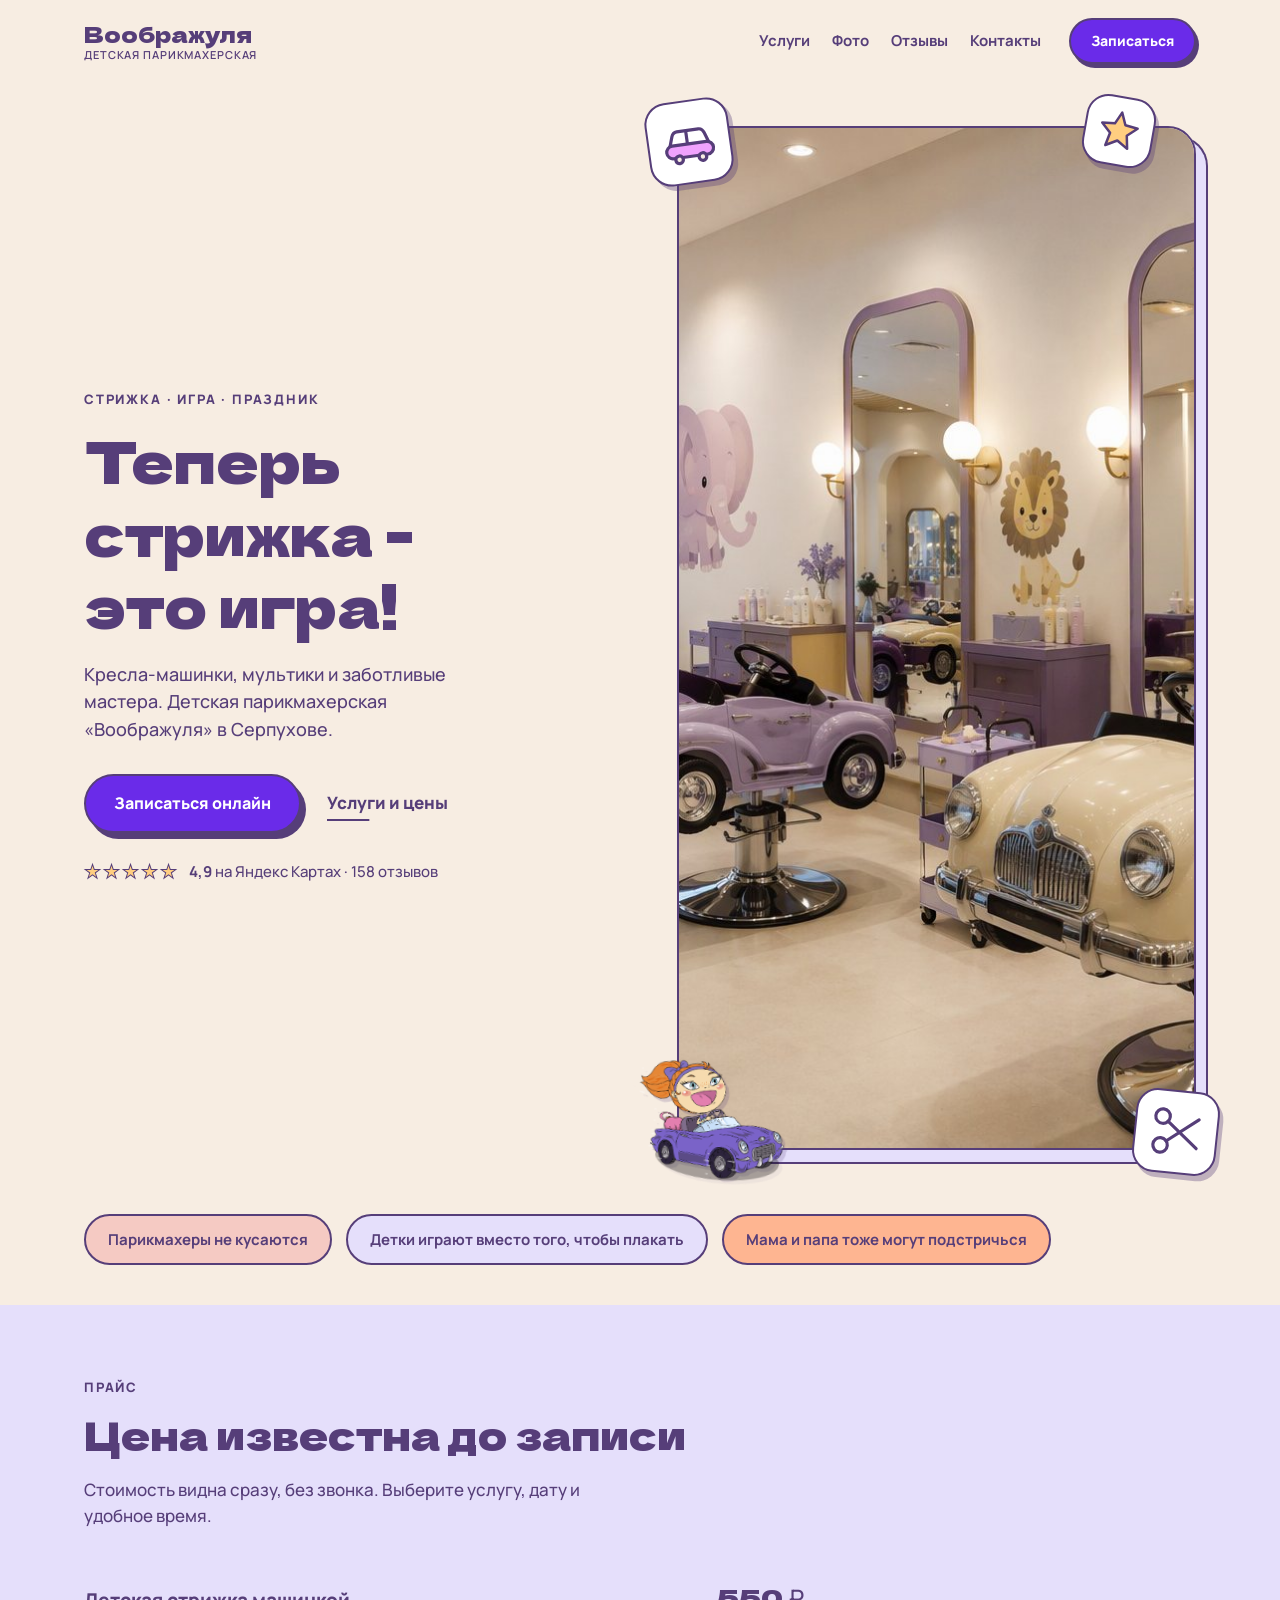
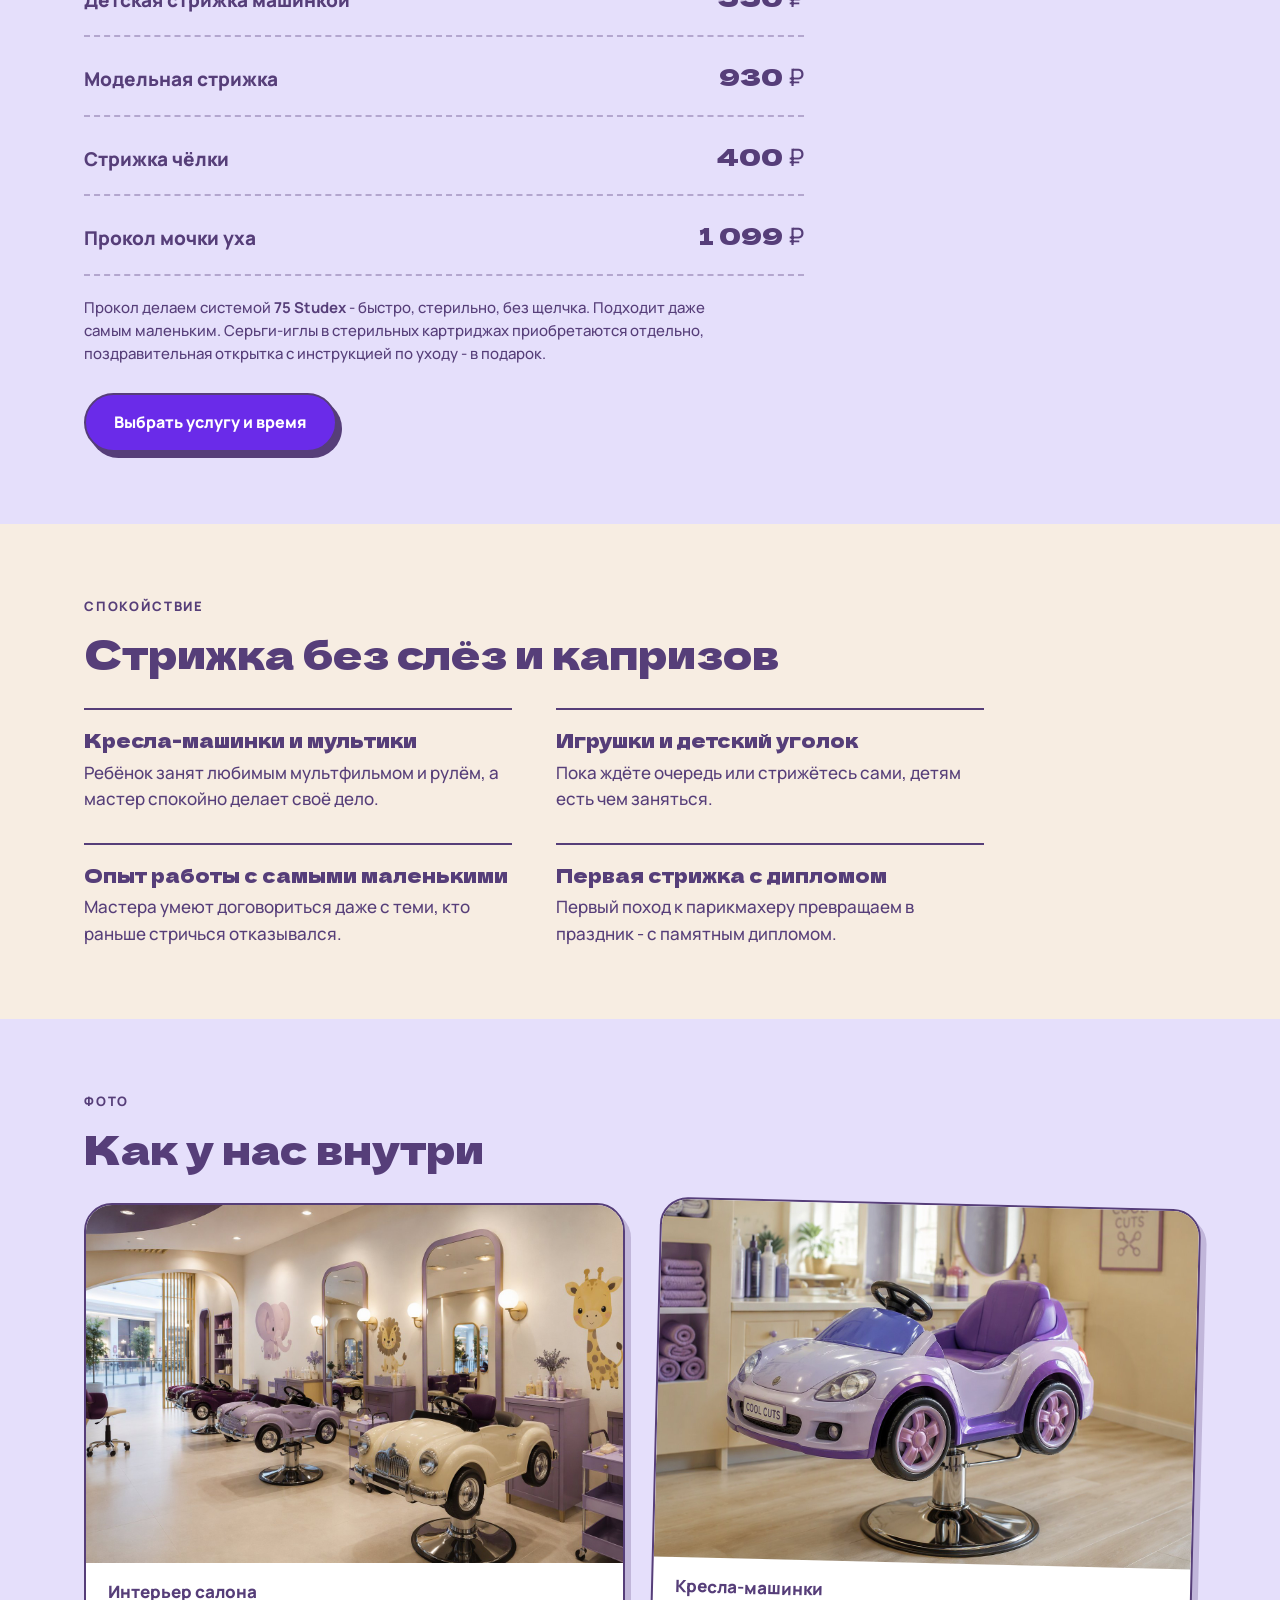
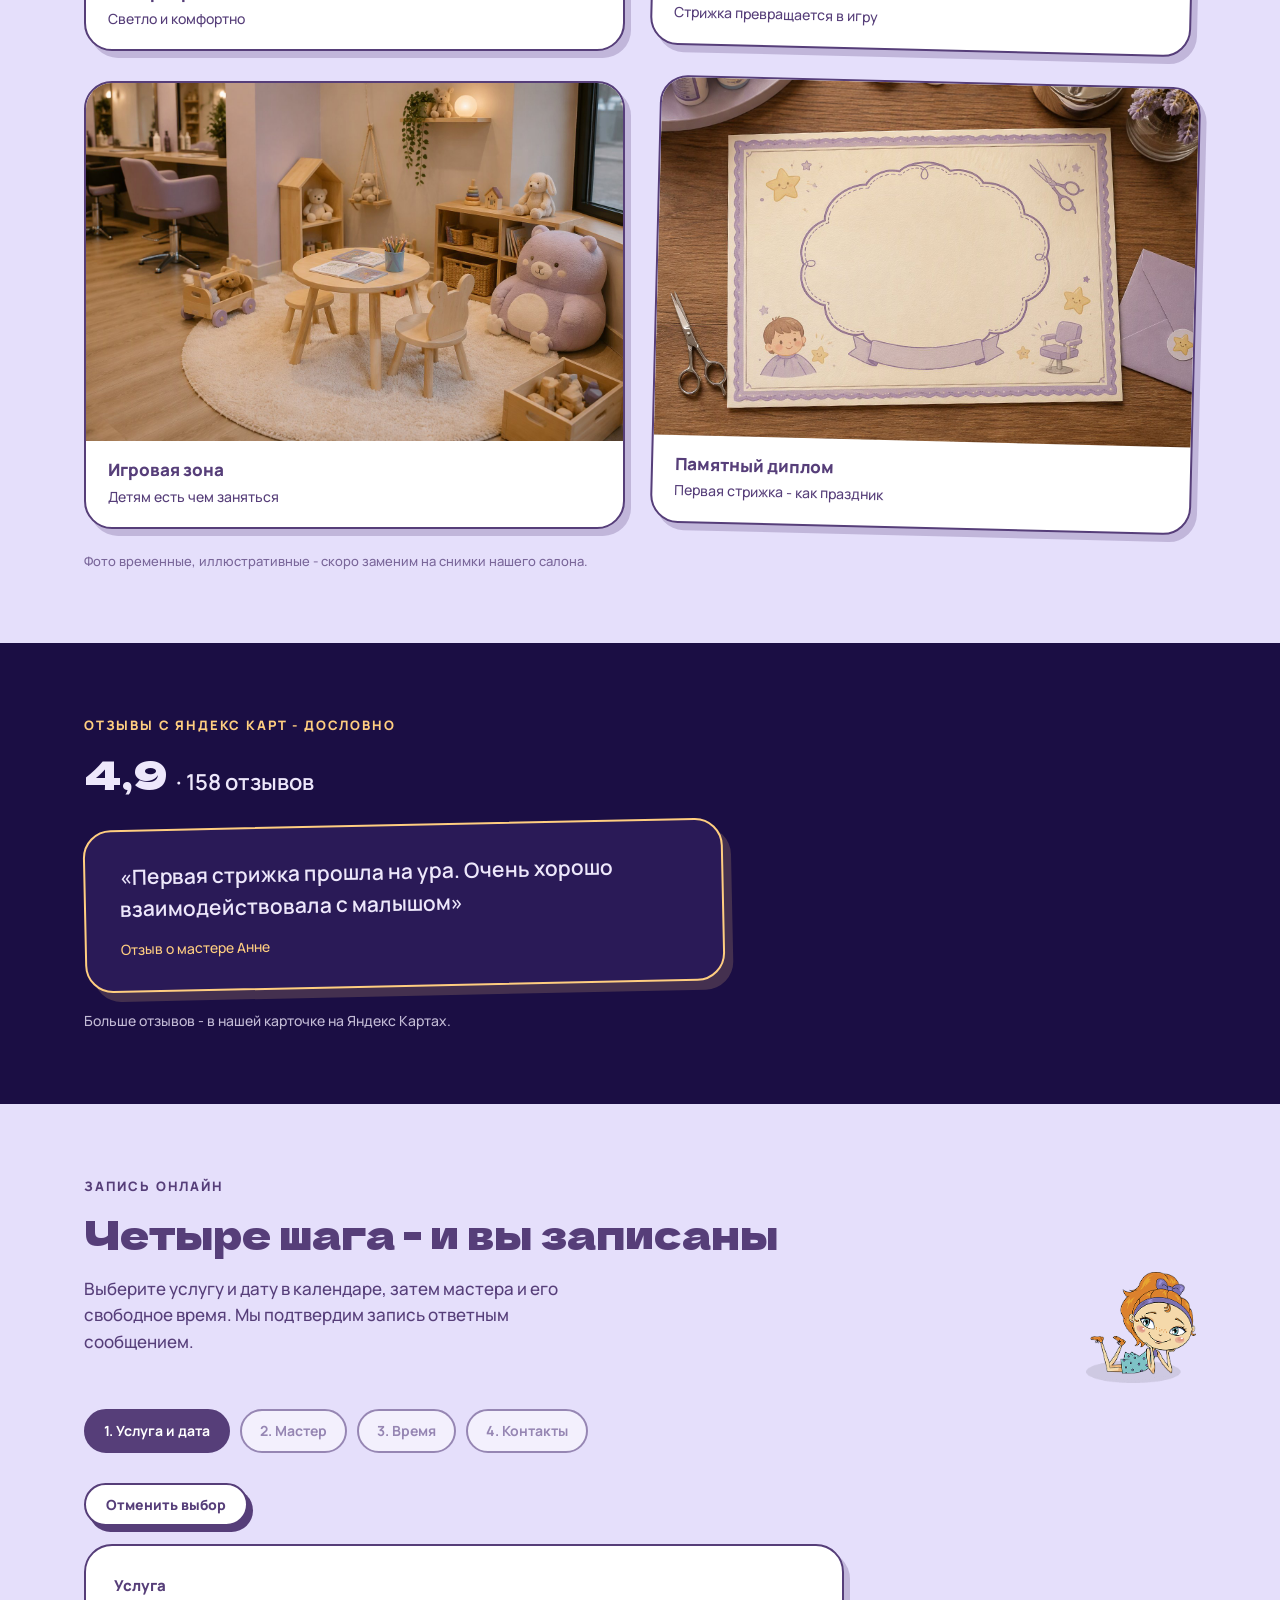
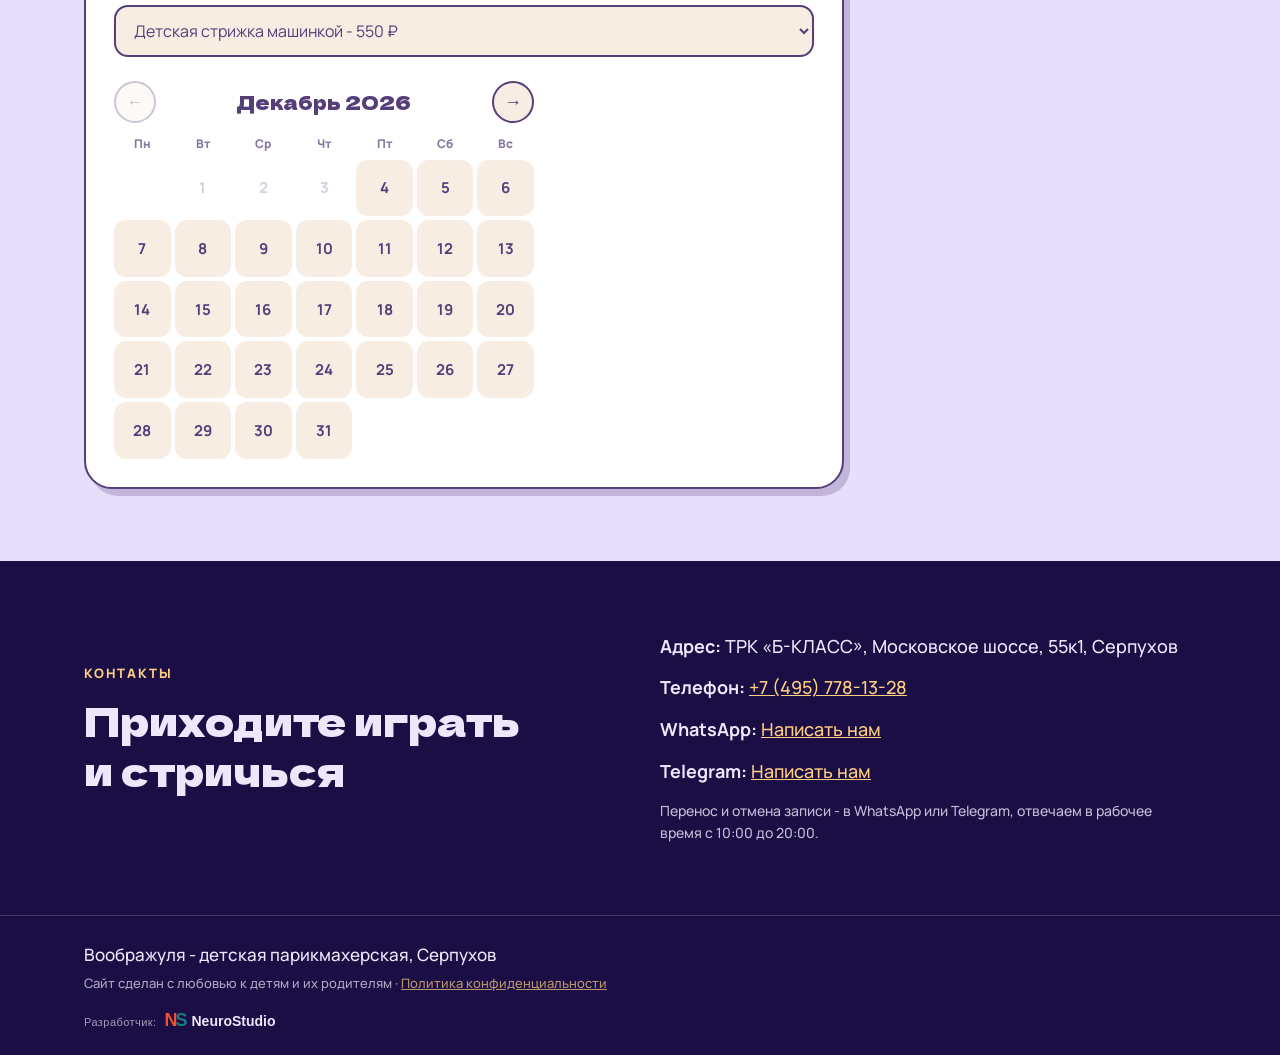
<file: index.html>
<!DOCTYPE html>
<html lang="ru">
<head>
  <meta charset="UTF-8">
  <meta name="viewport" content="width=device-width, initial-scale=1.0">
  <title>Воображуля - детская парикмахерская в Серпухове</title>
  <meta name="description" content="Детская парикмахерская «Воображуля» в Серпухове. Кресла-машинки, мультики и заботливые мастера. Цена известна до записи. ТРК «Б-КЛАСС», Московское шоссе, 55к1.">
  <link rel="preconnect" href="https://fonts.googleapis.com">
  <link rel="preconnect" href="https://fonts.gstatic.com" crossorigin>
  <link href="https://fonts.googleapis.com/css2?family=Dela+Gothic+One&family=Manrope:wght@400;500;600;700;800&display=swap" rel="stylesheet">
  <link rel="stylesheet" href="styles.css">
</head>
<body>

  <header class="header">
    <div class="container header__inner">
      <a class="logo" href="#top">Воображуля<span>детская парикмахерская</span></a>
      <nav class="nav">
        <a href="#prices">Услуги</a>
        <a href="#gallery">Фото</a>
        <a href="#reviews">Отзывы</a>
        <a href="#contacts">Контакты</a>
      </nav>
      <a class="btn btn--small" href="#booking">Записаться</a>
    </div>
  </header>

  <main id="top">

    <!-- ГЕРОЙ -->
    <section class="hero">
      <div class="container hero__grid">
        <div class="hero__text">
          <p class="eyebrow">Стрижка · Игра · Праздник</p>
          <h1>Теперь стрижка -<br>это игра!</h1>
          <p class="hero__sub">Кресла-машинки, мультики и заботливые мастера. Детская парикмахерская «Воображуля» в Серпухове.</p>
          <div class="hero__actions">
            <a class="btn" href="#booking">Записаться онлайн</a>
            <a class="link-arrow" href="#prices">Услуги и цены</a>
          </div>
          <div class="hero__rating">
            <span class="stars" aria-hidden="true">★★★★★</span>
            <span><strong>4,9</strong> на Яндекс Картах · 158 отзывов</span>
          </div>
        </div>

        <div class="hero__visual">
          <img class="hero__photo" src="img/interior.jpg" alt="Интерьер детской парикмахерской «Воображуля»: светлый зал и кресла-машинки" width="1536" height="1024">

          <!-- Стикеры-бейджи, рисованные SVG -->
          <div class="sticker sticker--car" aria-hidden="true">
            <svg viewBox="0 0 64 64" fill="none"><path d="M10 36l4-12c1-3 3-5 6-5h24c3 0 5 2 6 5l4 12" stroke="#563E79" stroke-width="3.5" stroke-linecap="round"/><rect x="6" y="34" width="52" height="14" rx="7" fill="#F0A2FD" stroke="#563E79" stroke-width="3.5"/><circle cx="19" cy="50" r="6" fill="#563E79"/><circle cx="45" cy="50" r="6" fill="#563E79"/><circle cx="19" cy="50" r="2.4" fill="#F7EDE2"/><circle cx="45" cy="50" r="2.4" fill="#F7EDE2"/><path d="M30 19v15" stroke="#563E79" stroke-width="3.5"/></svg>
          </div>
          <div class="sticker sticker--star" aria-hidden="true">
            <svg viewBox="0 0 64 64" fill="none"><path d="M32 6l7.4 16.5L57 24.4 43.8 36.6l3.6 17.9L32 45.4l-15.4 9.1 3.6-17.9L7 24.4l17.6-1.9z" fill="#FFCE80" stroke="#563E79" stroke-width="3.5" stroke-linejoin="round"/></svg>
          </div>
          <div class="sticker sticker--scissors" aria-hidden="true">
            <svg viewBox="0 0 64 64" fill="none"><circle cx="16" cy="16" r="8" stroke="#563E79" stroke-width="3.5"/><circle cx="16" cy="48" r="8" stroke="#563E79" stroke-width="3.5"/><path d="M22 21l34 27M22 43L56 16" stroke="#563E79" stroke-width="3.5" stroke-linecap="round"/></svg>
          </div>
          <img class="hero__mascot" src="img/franchise/f2.png" alt="Девочка за рулём фиолетовой машинки - персонаж «Воображули»">
        </div>
      </div>
    </section>

    <!-- ПРЕИМУЩЕСТВА ПИЛЮЛЯМИ -->
    <section class="perks">
      <div class="container perks__row">
        <span class="pill pill--coral">Парикмахеры не кусаются</span>
        <span class="pill pill--lavender">Детки играют вместо того, чтобы плакать</span>
        <span class="pill pill--peach">Мама и папа тоже могут подстричься</span>
      </div>
    </section>

    <!-- УСЛУГИ И ЦЕНЫ -->
    <section class="section section--lavender" id="prices">
      <div class="container">
        <p class="eyebrow">Прайс</p>
        <h2>Цена известна до записи</h2>
        <p class="section__lead">Стоимость видна сразу, без звонка. Выберите услугу, дату и удобное время.</p>
        <ul class="price-list">
          <li class="price-row reveal"><span class="price-row__name">Детская стрижка машинкой</span><span class="price-row__dots"></span><span class="price-row__value">550 ₽</span></li>
          <li class="price-row reveal"><span class="price-row__name">Модельная стрижка</span><span class="price-row__dots"></span><span class="price-row__value">930 ₽</span></li>
          <li class="price-row reveal"><span class="price-row__name">Стрижка чёлки</span><span class="price-row__dots"></span><span class="price-row__value">400 ₽</span></li>
          <li class="price-row reveal"><span class="price-row__name">Прокол мочки уха</span><span class="price-row__dots"></span><span class="price-row__value">1 099 ₽</span></li>
        </ul>
        <p class="price-note">Прокол делаем системой <strong>75 Studex</strong> - быстро, стерильно, без щелчка. Подходит даже самым маленьким. Серьги-иглы в стерильных картриджах приобретаются отдельно, поздравительная открытка с инструкцией по уходу - в подарок.</p>
        <a class="btn" href="#booking">Выбрать услугу и время</a>
      </div>
    </section>

    <!-- ПОЧЕМУ НЕ СТРАШНО -->
    <section class="section">
      <div class="container">
        <p class="eyebrow">Спокойствие</p>
        <h2>Стрижка без слёз и капризов</h2>
        <div class="features">
          <div class="feature reveal"><h3>Кресла-машинки и мультики</h3><p>Ребёнок занят любимым мультфильмом и рулём, а мастер спокойно делает своё дело.</p></div>
          <div class="feature reveal"><h3>Игрушки и детский уголок</h3><p>Пока ждёте очередь или стрижётесь сами, детям есть чем заняться.</p></div>
          <div class="feature reveal"><h3>Опыт работы с самыми маленькими</h3><p>Мастера умеют договориться даже с теми, кто раньше стричься отказывался.</p></div>
          <div class="feature reveal"><h3>Первая стрижка с дипломом</h3><p>Первый поход к парикмахеру превращаем в праздник - с памятным дипломом.</p></div>
        </div>
      </div>
    </section>

    <!-- ГАЛЕРЕЯ -->
    <section class="section section--lavender" id="gallery">
      <div class="container">
        <p class="eyebrow">Фото</p>
        <h2>Как у нас внутри</h2>
        <div class="gallery">
          <figure class="gallery__item reveal">
            <img src="img/interior.jpg" alt="Светлый интерьер салона" loading="lazy">
            <figcaption>Интерьер салона<span>Светло и комфортно</span></figcaption>
          </figure>
          <figure class="gallery__item gallery__item--tilt reveal">
            <img src="img/car-chair.jpg" alt="Детское кресло-машинка для стрижки" loading="lazy">
            <figcaption>Кресла-машинки<span>Стрижка превращается в игру</span></figcaption>
          </figure>
          <figure class="gallery__item reveal">
            <img src="img/play-zone.jpg" alt="Игровая зона с игрушками" loading="lazy">
            <figcaption>Игровая зона<span>Детям есть чем заняться</span></figcaption>
          </figure>
          <figure class="gallery__item gallery__item--tilt reveal">
            <img src="img/diploma.jpg" alt="Памятный диплом первой стрижки" loading="lazy">
            <figcaption>Памятный диплом<span>Первая стрижка - как праздник</span></figcaption>
          </figure>
        </div>
        <p class="gallery__note">Фото временные, иллюстративные - скоро заменим на снимки нашего салона.</p>
      </div>
    </section>

    <!-- ОТЗЫВЫ -->
    <section class="section section--dark" id="reviews">
      <div class="container">
        <p class="eyebrow">Отзывы с Яндекс Карт - дословно</p>
        <h2>4,9 <span class="reviews__count">· 158 отзывов</span></h2>
        <div class="review-card reveal">
          <p class="review-card__text">«Первая стрижка прошла на ура. Очень хорошо взаимодействовала с малышом»</p>
          <p class="review-card__author">Отзыв о мастере Анне</p>
        </div>
        <p class="reviews__more">Больше отзывов - в нашей карточке на Яндекс Картах.</p>
      </div>
    </section>

    <!-- ЗАПИСЬ: услуга и дата -> мастер -> время -> контакты -->
    <section class="section section--lavender" id="booking">
      <div class="container">
        <div class="booking__head">
          <div>
            <p class="eyebrow">Запись онлайн</p>
            <h2>Четыре шага - и вы записаны</h2>
            <p class="section__lead">Выберите услугу и дату в календаре, затем мастера и его свободное время. Мы подтвердим запись ответным сообщением.</p>
          </div>
          <img class="booking__mascot" src="img/franchise/f5.png" alt="Персонаж «Воображули»">
        </div>

        <ol class="steps" id="stepsBar">
          <li class="steps__item is-active" data-step="1">1. Услуга и дата</li>
          <li class="steps__item" data-step="2">2. Мастер</li>
          <li class="steps__item" data-step="3">3. Время</li>
          <li class="steps__item" data-step="4">4. Контакты</li>
        </ol>
        <button class="btn btn--ghost wizard-reset" id="resetBooking" type="button" hidden>Отменить выбор</button>

        <!-- Шаг 1: услуга и календарь -->
        <div class="wizard-step" id="step1">
          <label class="wizard-label">Услуга
            <select id="service">
              <option value="Детская стрижка машинкой - 550 ₽">Детская стрижка машинкой - 550 ₽</option>
              <option value="Модельная стрижка - 930 ₽">Модельная стрижка - 930 ₽</option>
              <option value="Стрижка чёлки - 400 ₽">Стрижка чёлки - 400 ₽</option>
              <option value="Прокол мочки уха - 1 099 ₽">Прокол мочки уха - 1 099 ₽</option>
            </select>
          </label>
          <div class="calendar">
            <div class="calendar__nav">
              <button type="button" class="calendar__arrow" id="calPrev" aria-label="Предыдущий месяц">&larr;</button>
              <span class="calendar__month" id="calMonth"></span>
              <button type="button" class="calendar__arrow" id="calNext" aria-label="Следующий месяц">&rarr;</button>
            </div>
            <div class="calendar__weekdays"><span>Пн</span><span>Вт</span><span>Ср</span><span>Чт</span><span>Пт</span><span>Сб</span><span>Вс</span></div>
            <div class="calendar__grid" id="calGrid"></div>
          </div>
        </div>

        <!-- Шаг 2: мастера, работающие в выбранный день -->
        <div class="wizard-step" id="step2" hidden>
          <p class="wizard-title">Кто работает <span id="step2Date"></span>:</p>
          <div class="masters" id="mastersList"></div>
        </div>

        <!-- Шаг 3: свободное время мастера -->
        <div class="wizard-step" id="step3" hidden>
          <p class="wizard-title">Свободное время <span id="step3Master"></span>, <span id="step3Date"></span>:</p>
          <p class="wizard-note">Приём 45 минут, работаем с 10:00 до 20:00.</p>
          <div class="slots" id="slotsList"></div>
        </div>

        <!-- Шаг 4: контакты и согласие -->
        <div class="wizard-step" id="step4" hidden>
          <div class="booking-summary" id="bookingSummary"></div>
          <form class="booking__form" id="bookingForm">
            <label>Как вас зовут<input type="text" id="name" placeholder="Имя" required></label>
            <label>Телефон для подтверждения записи<input type="tel" id="phone" placeholder="+7 (___) ___-__-__" required></label>
            <label>Комментарий (необязательно)<input type="text" id="comment" placeholder="Например, ребёнку 3 года, первая стрижка"></label>
            <label class="consent">
              <input type="checkbox" id="consent" required>
              <span>Соглашаюсь на обработку персональных данных (имя, телефон, детали записи) и принимаю <a href="privacy.html" target="_blank">политику конфиденциальности</a>. Разрешаю связаться со мной по поводу этой записи, в том числе при её переносе.</span>
            </label>
            <div class="booking__send">
              <button class="btn" type="submit" data-messenger="whatsapp">Записаться через WhatsApp</button>
              <button class="btn btn--alt" type="submit" data-messenger="telegram">Через Telegram</button>
            </div>
            <p class="booking__hint">Откроется мессенджер с готовым сообщением - вы сами нажмёте «отправить». Данные на сайте не хранятся.</p>
          </form>
        </div>

        <!-- После отправки: подтверждение и форс-мажор -->
        <div class="booking-success" id="bookingSuccess" hidden>
          <h3>Заявка подготовлена!</h3>
          <p id="successDetails"></p>
          <p>Мы подтвердим запись ответным сообщением. Если планы изменятся - не пропадайте: перенести или отменить запись можно в один клик.</p>
          <div class="booking__send">
            <button class="btn btn--alt" id="rescheduleBtn" type="button">Перенести запись</button>
            <button class="btn btn--ghost" id="cancelBtn" type="button">Отменить запись</button>
          </div>
        </div>
      </div>
    </section>

    <!-- КОНТАКТЫ -->
    <section class="section section--dark" id="contacts">
      <div class="container contacts">
        <div>
          <p class="eyebrow">Контакты</p>
          <h2>Приходите играть<br>и стричься</h2>
        </div>
        <address class="contacts__list">
          <p><strong>Адрес:</strong> ТРК «Б-КЛАСС», Московское шоссе, 55к1, Серпухов</p>
          <p><strong>Телефон:</strong> <a href="tel:+74957781328">+7 (495) 778-13-28</a></p>
          <p><strong>WhatsApp:</strong> <a href="https://wa.me/74957781328" target="_blank" rel="noopener">Написать нам</a></p>
          <p><strong>Telegram:</strong> <a href="https://t.me/+74957781328" target="_blank" rel="noopener">Написать нам</a></p>
          <p class="contacts__note">Перенос и отмена записи - в WhatsApp или Telegram, отвечаем в рабочее время с 10:00 до 20:00.</p>
        </address>
      </div>
    </section>
  </main>

  <footer class="footer">
    <div class="container">
      <p>Воображуля - детская парикмахерская, Серпухов</p>
      <p class="footer__small">Сайт сделан с любовью к детям и их родителям · <a href="privacy.html">Политика конфиденциальности</a></p>
      <div class="ns-developer" style="display:flex;align-items:baseline;flex-wrap:wrap;gap:8px;margin-top:18px;font-family:Liter,Arial,Helvetica,sans-serif;font-size:14px;line-height:1;">
        <span style="font-family:Arial,Helvetica,sans-serif;font-size:11px;letter-spacing:0.04em;opacity:0.65;">Разработчик:</span>
        <span aria-label="NeuroStudio" style="font-weight:700;white-space:nowrap;"><span style="color:#F25030;font-size:18px;">N</span><span style="color:#167C80;font-size:18px;margin-left:-2px;">S</span><span style="margin-left:4px;">NeuroStudio</span></span>
      </div>
    </div>
  </footer>

  <script src="main.js"></script>
</body>
</html>
</file>
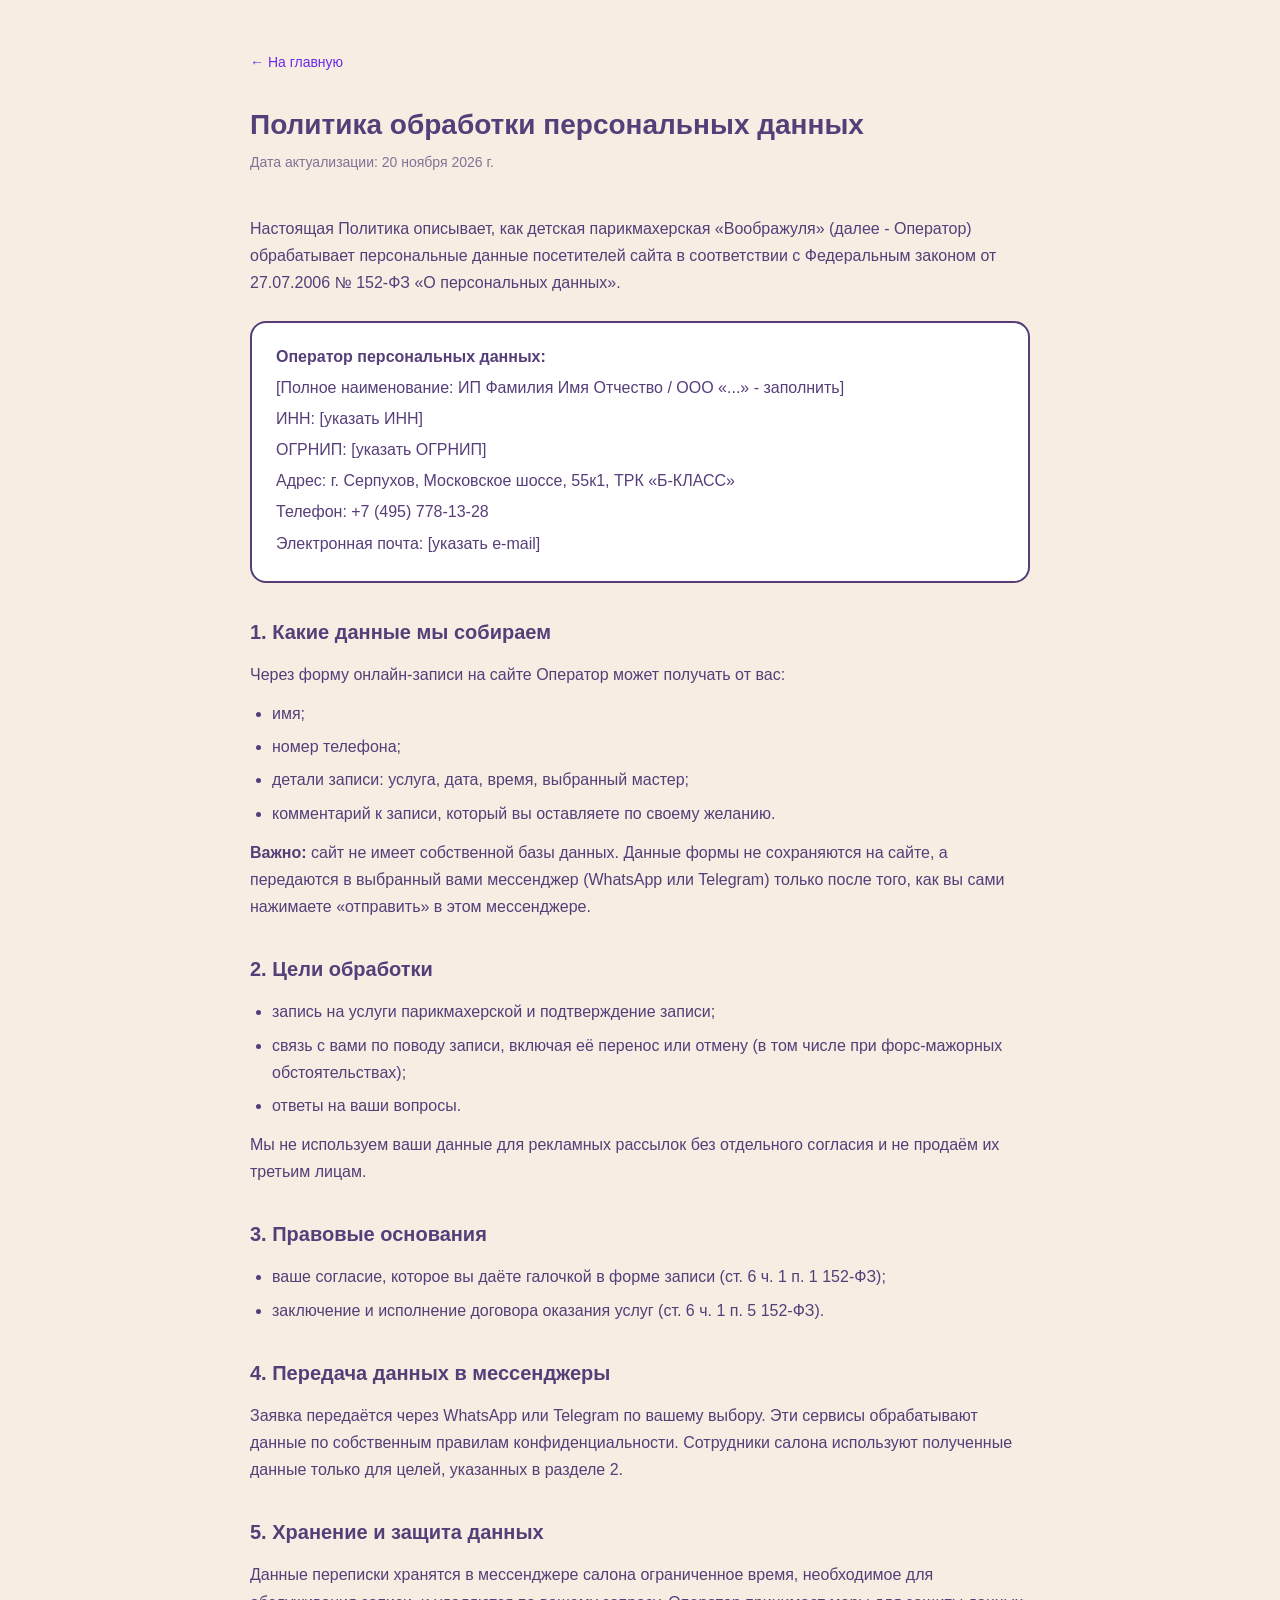
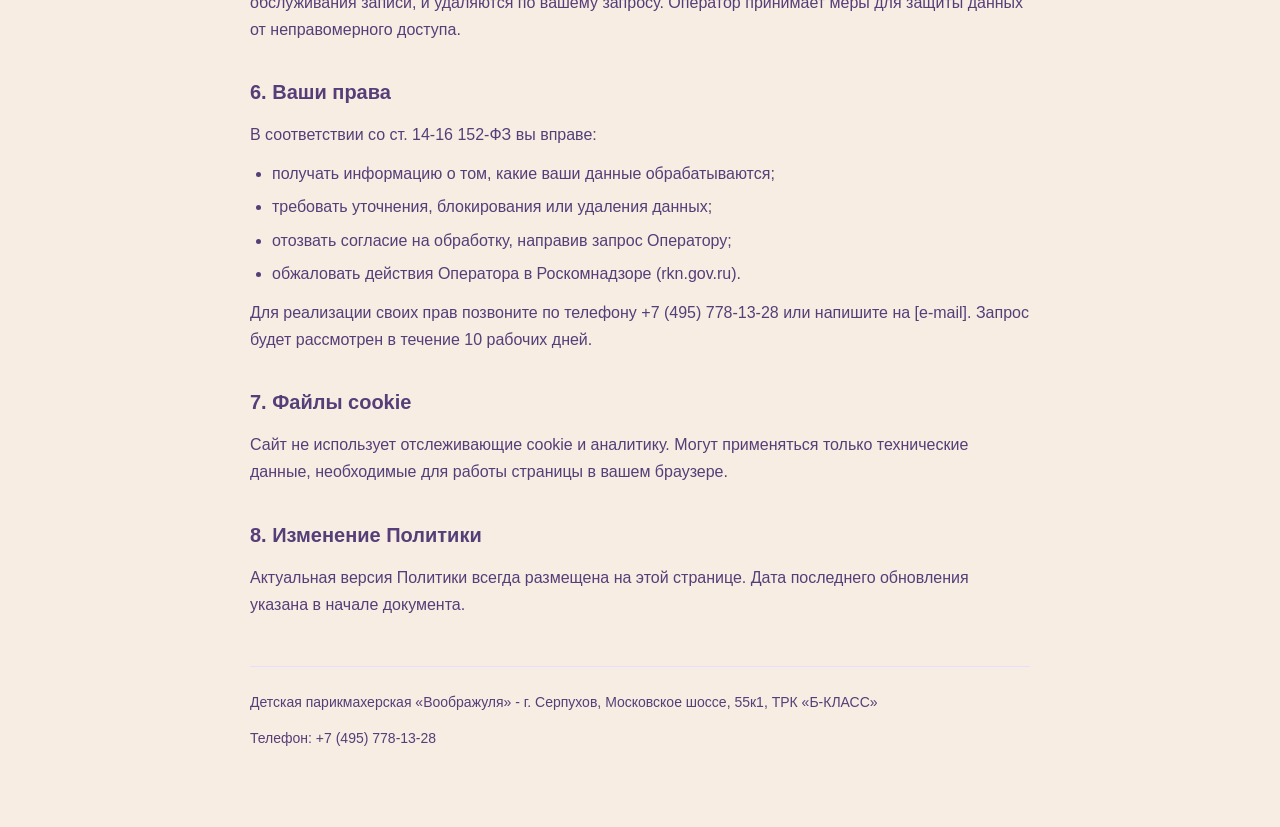
<file: privacy.html>
<!DOCTYPE html>
<html lang="ru">
<head>
<meta charset="UTF-8">
<meta name="viewport" content="width=device-width, initial-scale=1.0">
<title>Политика обработки персональных данных - Воображуля</title>
<meta name="description" content="Политика обработки персональных данных детской парикмахерской «Воображуля» в соответствии с Федеральным законом № 152-ФЗ «О персональных данных».">
<style>
  * { margin: 0; padding: 0; box-sizing: border-box; }
  body {
    font-family: 'Manrope', 'Segoe UI', Arial, sans-serif;
    background: #F7EDE2;
    color: #563E79;
    line-height: 1.7;
  }
  .wrap { max-width: 820px; margin: 0 auto; padding: 48px 20px 64px; }
  a { color: #6A2BE9; }
  .back { display: inline-block; margin-bottom: 32px; font-size: 14px; text-decoration: none; }
  h1 { font-size: 28px; line-height: 1.3; margin-bottom: 8px; }
  .updated { opacity: 0.7; font-size: 14px; margin-bottom: 40px; }
  h2 { font-size: 20px; margin: 32px 0 12px; }
  p { margin-bottom: 12px; }
  ul, ol { margin: 0 0 12px 22px; }
  li { margin-bottom: 6px; }
  .operator {
    background: #fff;
    border: 2px solid #563E79;
    border-radius: 16px;
    padding: 20px 24px;
    margin: 24px 0;
  }
  .operator p { margin-bottom: 4px; }
  footer { margin-top: 48px; padding-top: 24px; border-top: 1px solid #E5DFFB; font-size: 14px; }
</style>
</head>
<body>
<div class="wrap">

  <a class="back" href="index.html">&larr; На главную</a>

  <h1>Политика обработки персональных данных</h1>
  <p class="updated">Дата актуализации: 20 ноября 2026 г.</p>

  <p>Настоящая Политика описывает, как детская парикмахерская «Воображуля» (далее - Оператор) обрабатывает персональные данные посетителей сайта в соответствии с Федеральным законом от 27.07.2006 № 152-ФЗ «О персональных данных».</p>

  <div class="operator">
    <p><strong>Оператор персональных данных:</strong></p>
    <p>[Полное наименование: ИП Фамилия Имя Отчество / ООО «...» - заполнить]</p>
    <p>ИНН: [указать ИНН]</p>
    <p>ОГРНИП: [указать ОГРНИП]</p>
    <p>Адрес: г. Серпухов, Московское шоссе, 55к1, ТРК «Б-КЛАСС»</p>
    <p>Телефон: +7 (495) 778-13-28</p>
    <p>Электронная почта: [указать e-mail]</p>
  </div>

  <h2>1. Какие данные мы собираем</h2>
  <p>Через форму онлайн-записи на сайте Оператор может получать от вас:</p>
  <ul>
    <li>имя;</li>
    <li>номер телефона;</li>
    <li>детали записи: услуга, дата, время, выбранный мастер;</li>
    <li>комментарий к записи, который вы оставляете по своему желанию.</li>
  </ul>
  <p><strong>Важно:</strong> сайт не имеет собственной базы данных. Данные формы не сохраняются на сайте, а передаются в выбранный вами мессенджер (WhatsApp или Telegram) только после того, как вы сами нажимаете «отправить» в этом мессенджере.</p>

  <h2>2. Цели обработки</h2>
  <ul>
    <li>запись на услуги парикмахерской и подтверждение записи;</li>
    <li>связь с вами по поводу записи, включая её перенос или отмену (в том числе при форс-мажорных обстоятельствах);</li>
    <li>ответы на ваши вопросы.</li>
  </ul>
  <p>Мы не используем ваши данные для рекламных рассылок без отдельного согласия и не продаём их третьим лицам.</p>

  <h2>3. Правовые основания</h2>
  <ul>
    <li>ваше согласие, которое вы даёте галочкой в форме записи (ст. 6 ч. 1 п. 1 152-ФЗ);</li>
    <li>заключение и исполнение договора оказания услуг (ст. 6 ч. 1 п. 5 152-ФЗ).</li>
  </ul>

  <h2>4. Передача данных в мессенджеры</h2>
  <p>Заявка передаётся через WhatsApp или Telegram по вашему выбору. Эти сервисы обрабатывают данные по собственным правилам конфиденциальности. Сотрудники салона используют полученные данные только для целей, указанных в разделе 2.</p>

  <h2>5. Хранение и защита данных</h2>
  <p>Данные переписки хранятся в мессенджере салона ограниченное время, необходимое для обслуживания записи, и удаляются по вашему запросу. Оператор принимает меры для защиты данных от неправомерного доступа.</p>

  <h2>6. Ваши права</h2>
  <p>В соответствии со ст. 14-16 152-ФЗ вы вправе:</p>
  <ul>
    <li>получать информацию о том, какие ваши данные обрабатываются;</li>
    <li>требовать уточнения, блокирования или удаления данных;</li>
    <li>отозвать согласие на обработку, направив запрос Оператору;</li>
    <li>обжаловать действия Оператора в Роскомнадзоре (rkn.gov.ru).</li>
  </ul>
  <p>Для реализации своих прав позвоните по телефону +7 (495) 778-13-28 или напишите на [e-mail]. Запрос будет рассмотрен в течение 10 рабочих дней.</p>

  <h2>7. Файлы cookie</h2>
  <p>Сайт не использует отслеживающие cookie и аналитику. Могут применяться только технические данные, необходимые для работы страницы в вашем браузере.</p>

  <h2>8. Изменение Политики</h2>
  <p>Актуальная версия Политики всегда размещена на этой странице. Дата последнего обновления указана в начале документа.</p>

  <footer>
    <p>Детская парикмахерская «Воображуля» - г. Серпухов, Московское шоссе, 55к1, ТРК «Б-КЛАСС»</p>
    <p>Телефон: +7 (495) 778-13-28</p>
  </footer>

</div>
</body>
</html>
</file>
<file: styles.css>
/* Воображуля - детская парикмахерская
   Палитра: крем #F7EDE2, глубокий фиолет #563E79, лаванда #E5DFFB,
   тёмный фиолетовый #1B0E44, акцент кнопок #6A2BE9, звезда #FFCE80.
   Шрифты: Dela Gothic One (заголовки, кириллица), Manrope (текст). */

:root {
  --cream: #F7EDE2;
  --purple: #563E79;
  --lavender: #E5DFFB;
  --dark: #1B0E44;
  --primary: #6A2BE9;
  --star: #FFCE80;
  --coral: #F5CAC3;
  --pink: #F0A2FD;
  --peach: #FEB591;
  --font-display: 'Dela Gothic One', 'Manrope', sans-serif;
  --font-body: 'Manrope', 'Segoe UI', sans-serif;
  --radius: 28px;
}

* { margin: 0; padding: 0; box-sizing: border-box; }
html { scroll-behavior: smooth; }
body {
  font-family: var(--font-body);
  font-weight: 500;
  color: var(--purple);
  background: var(--cream);
  font-size: 17px;
  line-height: 1.55;
}
img { display: block; max-width: 100%; }
a { color: inherit; }
.container { max-width: 1160px; margin: 0 auto; padding: 0 24px; }

h1, h2, h3 { font-family: var(--font-display); font-weight: 400; line-height: 1.25; }
h1 { font-size: clamp(34px, 5.2vw, 58px); margin: 14px 0 20px; }
h2 { font-size: clamp(26px, 3.6vw, 40px); margin: 12px 0 18px; }
h3 { font-size: 19px; margin-bottom: 8px; }

.eyebrow {
  text-transform: uppercase;
  letter-spacing: 0.14em;
  font-size: 13px;
  font-weight: 800;
}
.section { padding: 72px 0; }
.section--lavender { background: var(--lavender); }
.section--dark { background: var(--dark); color: #EDE7FB; }
.section--dark .eyebrow { color: var(--star); }
.section__lead { max-width: 520px; margin-bottom: 28px; }

/* ---------- Кнопки и ссылки ---------- */
.btn {
  display: inline-block;
  font-family: var(--font-body);
  font-weight: 800;
  font-size: 16px;
  color: #fff;
  background: var(--primary);
  text-decoration: none;
  padding: 15px 28px;
  border: 2px solid var(--purple);
  border-radius: 999px;
  box-shadow: 5px 6px 0 var(--purple);
  cursor: pointer;
  transition: transform 0.15s ease, box-shadow 0.15s ease;
}
.btn:hover { transform: translate(2px, 2px); box-shadow: 3px 4px 0 var(--purple); }
.btn:active { transform: translate(5px, 6px); box-shadow: 0 0 0 var(--purple); }
.btn--small { padding: 10px 20px; font-size: 14px; box-shadow: 3px 4px 0 var(--purple); }

.link-arrow { font-weight: 800; text-decoration: none; position: relative; }
.link-arrow::after {
  content: "";
  position: absolute;
  left: 0; bottom: -4px;
  width: 100%; height: 2px;
  background: var(--purple);
  transform: scaleX(0.35);
  transform-origin: left;
  transition: transform 0.25s ease;
}
.link-arrow:hover::after { transform: scaleX(1); }

/* ---------- Шапка ---------- */
.header { padding: 18px 0; }
.header__inner { display: flex; align-items: center; gap: 28px; }
.logo {
  font-family: var(--font-display);
  font-size: 22px;
  text-decoration: none;
  line-height: 1.1;
}
.logo span {
  display: block;
  font-family: var(--font-body);
  font-size: 11px;
  font-weight: 600;
  letter-spacing: 0.08em;
  text-transform: uppercase;
  margin-top: 4px;
}
.nav { display: flex; gap: 22px; margin-left: auto; }
.nav a { text-decoration: none; font-weight: 700; font-size: 15px; position: relative; }
.nav a::after {
  content: "";
  position: absolute; left: 0; bottom: -4px;
  width: 100%; height: 2px;
  background: var(--purple);
  transform: scaleX(0);
  transform-origin: left;
  transition: transform 0.25s ease;
}
.nav a:hover::after { transform: scaleX(1); }

/* ---------- Герой ---------- */
.hero { padding: 44px 0 56px; overflow: hidden; }
.hero__grid {
  display: grid;
  grid-template-columns: 1.05fr 1fr;
  gap: 48px;
  align-items: center;
}
.hero__sub { max-width: 420px; font-size: 18px; }
.hero__actions { display: flex; align-items: center; gap: 26px; margin: 30px 0 24px; flex-wrap: wrap; }
.hero__rating { display: flex; align-items: center; gap: 10px; font-size: 15px; flex-wrap: wrap; }
.stars { color: var(--star); -webkit-text-stroke: 1px var(--purple); font-size: 19px; letter-spacing: 2px; }

.hero__visual { position: relative; }
.hero__photo {
  border-radius: var(--radius);
  border: 2px solid var(--purple);
  box-shadow: 10px 12px 0 var(--lavender), 10px 12px 0 2px var(--purple);
  aspect-ratio: 4 / 3;
  object-fit: cover;
}

/* Стикеры */
.sticker {
  position: absolute;
  width: 84px; height: 84px;
  background: #fff;
  border: 2px solid var(--purple);
  border-radius: 22px;
  box-shadow: 4px 5px 0 rgba(86, 62, 121, 0.35);
  display: grid;
  place-items: center;
  animation: float 5s ease-in-out infinite;
}
.sticker svg { width: 58px; height: 58px; }
.sticker--car { top: -26px; left: -30px; transform: rotate(-8deg); }
.sticker--star { top: -30px; right: 8%; transform: rotate(10deg); animation-delay: 1.2s; width: 70px; height: 70px; }
.sticker--star svg { width: 46px; height: 46px; }
.sticker--scissors { bottom: -24px; right: -22px; transform: rotate(6deg); animation-delay: 2.1s; }
@keyframes float {
  0%, 100% { translate: 0 0; }
  50% { translate: 0 -9px; }
}

/* ---------- Пилюли ---------- */
.perks { padding: 8px 0 40px; }
.perks__row { display: flex; flex-wrap: wrap; gap: 14px; }
.pill {
  padding: 12px 22px;
  border-radius: 999px;
  border: 2px solid var(--purple);
  font-weight: 700;
  font-size: 15px;
}
.pill--coral { background: var(--coral); }
.pill--lavender { background: var(--lavender); }
.pill--peach { background: var(--peach); }

/* ---------- Цены ---------- */
.price-list { list-style: none; margin: 6px 0 32px; max-width: 720px; }
.price-row {
  display: flex;
  align-items: baseline;
  gap: 12px;
  padding: 20px 0;
  border-bottom: 2px dashed rgba(86, 62, 121, 0.35);
}
.price-row__name { font-weight: 800; font-size: 19px; }
.price-row__dots { flex: 1; }
.price-row__value { font-family: var(--font-display); font-size: 24px; white-space: nowrap; }

/* ---------- Особенности ---------- */
.features {
  display: grid;
  grid-template-columns: 1fr 1fr;
  gap: 30px 44px;
  margin-top: 30px;
  max-width: 900px;
}
.feature { border-top: 2px solid var(--purple); padding-top: 18px; }

/* ---------- Галерея ---------- */
.gallery {
  display: grid;
  grid-template-columns: 1fr 1fr;
  gap: 30px;
  margin-top: 30px;
}
.gallery__item {
  background: #fff;
  border: 2px solid var(--purple);
  border-radius: var(--radius);
  overflow: hidden;
  box-shadow: 6px 7px 0 rgba(86, 62, 121, 0.25);
}
.gallery__item--tilt { transform: rotate(1.4deg); }
.gallery__item img { width: 100%; aspect-ratio: 3 / 2; object-fit: cover; }
.gallery__item figcaption { padding: 16px 22px 20px; font-weight: 800; font-size: 17px; }
.gallery__item figcaption span { display: block; font-weight: 500; font-size: 14px; margin-top: 2px; }
.gallery__note { margin-top: 22px; font-size: 13px; opacity: 0.75; }

/* ---------- Отзывы ---------- */
.reviews__count { font-family: var(--font-body); font-weight: 600; font-size: 0.55em; }
.review-card {
  background: #2A1A57;
  border: 2px solid var(--star);
  border-radius: var(--radius);
  padding: 30px 34px;
  max-width: 640px;
  margin-top: 26px;
  transform: rotate(-1.2deg);
  box-shadow: 8px 9px 0 rgba(255, 206, 128, 0.18);
}
.review-card__text { font-size: 21px; line-height: 1.5; font-weight: 600; }
.review-card__author { margin-top: 14px; color: var(--star); font-size: 14px; }
.reviews__more { margin-top: 24px; font-size: 14px; opacity: 0.8; }

/* ---------- Запись ---------- */
.booking { display: grid; grid-template-columns: 1fr 1fr; gap: 48px; align-items: start; }
.booking__form {
  background: #fff;
  border: 2px solid var(--purple);
  border-radius: var(--radius);
  padding: 30px;
  box-shadow: 6px 7px 0 rgba(86, 62, 121, 0.25);
  display: grid;
  gap: 16px;
}
.booking__form label { display: grid; gap: 6px; font-weight: 800; font-size: 14px; }
.booking__form input,
.booking__form select {
  font-family: var(--font-body);
  font-size: 16px;
  font-weight: 500;
  color: var(--purple);
  padding: 12px 14px;
  border: 2px solid var(--purple);
  border-radius: 14px;
  background: var(--cream);
  width: 100%;
}
.booking__form input:focus,
.booking__form select:focus { outline: 3px solid var(--lavender); }
.booking__row { display: grid; grid-template-columns: 1fr 1fr; gap: 14px; }
.booking__form .btn { justify-self: start; margin-top: 6px; }
.booking__hint { font-size: 13px; font-weight: 500; opacity: 0.75; }

/* ---------- Контакты ---------- */
.contacts { display: grid; grid-template-columns: 1fr 1fr; gap: 40px; align-items: center; }
.contacts__list { font-style: normal; display: grid; gap: 14px; font-size: 18px; }
.contacts__list a { color: var(--star); }

/* ---------- Подвал ---------- */
.footer { padding: 26px 0; background: var(--dark); color: #EDE7FB; border-top: 1px solid rgba(237, 231, 251, 0.2); }
.footer__small { font-size: 13px; opacity: 0.7; margin-top: 4px; }

/* ---------- Появление при прокрутке ---------- */
.reveal { opacity: 0; translate: 0 18px; transition: opacity 0.5s ease, translate 0.5s ease; }
.reveal.is-visible { opacity: 1; translate: 0 0; }
@media (prefers-reduced-motion: reduce) {
  .reveal { opacity: 1; translate: 0 0; transition: none; }
  .sticker { animation: none; }
  html { scroll-behavior: auto; }
}

/* ---------- Мобильная версия ---------- */
@media (max-width: 900px) {
  .hero__grid { grid-template-columns: 1fr; gap: 56px; }
  .hero__visual { margin: 0 26px; }
  .booking, .contacts { grid-template-columns: 1fr; gap: 30px; }
}
@media (max-width: 640px) {
  .nav { display: none; }
  .header__inner { justify-content: space-between; }
  .section { padding: 52px 0; }
  .features, .gallery { grid-template-columns: 1fr; }
  .gallery__item--tilt, .review-card { transform: none; }
  .sticker { width: 62px; height: 62px; border-radius: 16px; }
  .sticker svg { width: 42px; height: 42px; }
  .sticker--car { left: -16px; }
  .sticker--scissors { right: -14px; }
  .booking__row { grid-template-columns: 1fr; }
  .booking__form { padding: 22px; }
}

/* ---------- Мастоты с официального сайта ---------- */
.hero__mascot {
  position: absolute;
  bottom: -34px;
  left: -44px;
  width: 150px;
  transform: rotate(-6deg);
  filter: drop-shadow(3px 4px 0 rgba(86, 62, 121, 0.2));
}
.booking__head { display: flex; align-items: flex-end; justify-content: space-between; gap: 24px; }
.booking__mascot { width: 110px; flex-shrink: 0; }
.price-note { max-width: 640px; margin: -12px 0 28px; font-size: 15px; }
.contacts__note { font-size: 14px; opacity: 0.8; }
.footer a { color: var(--star); }

/* ---------- Шаги записи ---------- */
.steps {
  list-style: none;
  display: flex;
  flex-wrap: wrap;
  gap: 10px;
  margin: 26px 0 30px;
}
.steps__item {
  padding: 9px 18px;
  border-radius: 999px;
  border: 2px solid var(--purple);
  font-weight: 700;
  font-size: 14px;
  background: #fff;
  opacity: 0.55;
}
.steps__item.is-active { opacity: 1; background: var(--purple); color: #fff; }
.steps__item.is-done { opacity: 1; background: var(--star); }
.wizard-step {
  background: #fff;
  border: 2px solid var(--purple);
  border-radius: var(--radius);
  box-shadow: 6px 7px 0 rgba(86, 62, 121, 0.25);
  padding: 28px;
  max-width: 760px;
}
.wizard-label { display: grid; gap: 8px; font-weight: 800; font-size: 15px; margin-bottom: 24px; }
.wizard-label select {
  font-family: var(--font-body);
  font-size: 16px;
  color: var(--purple);
  padding: 12px 14px;
  border: 2px solid var(--purple);
  border-radius: 14px;
  background: var(--cream);
}
.wizard-title { font-weight: 800; font-size: 18px; margin-bottom: 16px; }
.wizard-note { font-size: 14px; margin: -8px 0 16px; opacity: 0.75; }

/* Календарь */
.calendar { max-width: 420px; }
.calendar__nav { display: flex; align-items: center; justify-content: space-between; margin-bottom: 12px; }
.calendar__month { font-family: var(--font-display); font-size: 19px; }
.calendar__arrow {
  width: 42px; height: 42px;
  border-radius: 50%;
  border: 2px solid var(--purple);
  background: var(--cream);
  color: var(--purple);
  font-size: 18px;
  cursor: pointer;
}
.calendar__arrow:disabled { opacity: 0.3; cursor: default; }
.calendar__weekdays, .calendar__grid { display: grid; grid-template-columns: repeat(7, 1fr); gap: 4px; }
.calendar__weekdays { font-size: 12px; font-weight: 800; text-align: center; margin-bottom: 6px; opacity: 0.7; }
.calendar__day {
  aspect-ratio: 1;
  border: 2px solid transparent;
  border-radius: 12px;
  background: var(--cream);
  color: var(--purple);
  font-family: var(--font-body);
  font-weight: 700;
  font-size: 15px;
  cursor: pointer;
}
.calendar__day:hover:not(:disabled) { border-color: var(--purple); }
.calendar__day:disabled { opacity: 0.25; cursor: default; background: none; }
.calendar__day.is-selected { background: var(--primary); color: #fff; border-color: var(--purple); }
.calendar__day.is-empty { background: none; cursor: default; }

/* Мастера */
.masters { display: grid; gap: 14px; }
.master-card {
  display: flex;
  align-items: center;
  gap: 18px;
  text-align: left;
  padding: 18px 20px;
  border: 2px solid var(--purple);
  border-radius: 20px;
  background: var(--cream);
  cursor: pointer;
  font-family: var(--font-body);
  color: var(--purple);
  transition: transform 0.15s ease;
}
.master-card:hover { transform: translateX(4px); background: var(--lavender); }
.master-card__avatar {
  width: 56px; height: 56px;
  border-radius: 50%;
  border: 2px solid var(--purple);
  background: var(--pink);
  display: grid;
  place-items: center;
  font-family: var(--font-display);
  font-size: 24px;
  flex-shrink: 0;
}
.master-card:nth-child(2) .master-card__avatar { background: var(--star); }
.master-card:nth-child(3) .master-card__avatar { background: var(--coral); }
.master-card__name { font-weight: 800; font-size: 18px; }
.master-card__meta { font-size: 14px; margin-top: 2px; }

/* Слоты времени */
.slots { display: grid; grid-template-columns: repeat(auto-fill, minmax(96px, 1fr)); gap: 10px; }
.slot {
  padding: 12px 0;
  text-align: center;
  border: 2px solid var(--purple);
  border-radius: 14px;
  background: var(--cream);
  color: var(--purple);
  font-family: var(--font-body);
  font-weight: 800;
  font-size: 16px;
  cursor: pointer;
}
.slot:hover:not(:disabled) { background: var(--lavender); }
.slot.is-selected { background: var(--primary); color: #fff; }
.slot:disabled { opacity: 0.3; cursor: default; text-decoration: line-through; }

/* Шаг 4 */
.booking-summary {
  background: var(--cream);
  border: 2px dashed var(--purple);
  border-radius: 18px;
  padding: 18px 22px;
  margin-bottom: 22px;
  font-size: 16px;
  line-height: 1.7;
}
.booking-summary strong { font-weight: 800; }
.booking__form { box-shadow: none; border: none; padding: 0; background: none; }
.consent { display: flex !important; gap: 12px; align-items: flex-start; font-weight: 500 !important; font-size: 13px !important; }
.consent input { width: 20px !important; height: 20px; margin-top: 2px; flex-shrink: 0; accent-color: var(--primary); }
.consent a { color: var(--primary); }
.booking__send { display: flex; flex-wrap: wrap; gap: 14px; }
.btn--alt { background: var(--purple); }
.btn--ghost { background: #fff; color: var(--purple); }

/* После отправки */
.booking-success {
  background: #fff;
  border: 2px solid var(--purple);
  border-radius: var(--radius);
  box-shadow: 6px 7px 0 rgba(86, 62, 121, 0.25);
  padding: 28px;
  max-width: 760px;
}
.booking-success h3 { margin-bottom: 12px; }
.booking-success p { margin-bottom: 12px; }
#successDetails { font-weight: 700; background: var(--cream); border-radius: 14px; padding: 14px 18px; }

@media (max-width: 640px) {
  .wizard-step { padding: 20px; }
  .hero__mascot { width: 104px; left: -18px; bottom: -26px; }
  .booking__mascot { display: none; }
  .steps__item { font-size: 12px; padding: 8px 12px; }
}

/* Кнопка «Отменить выбор» под шагами записи */
.wizard-reset { margin: 0 0 18px; font-size: 14px; padding: 10px 20px; }
</file>
